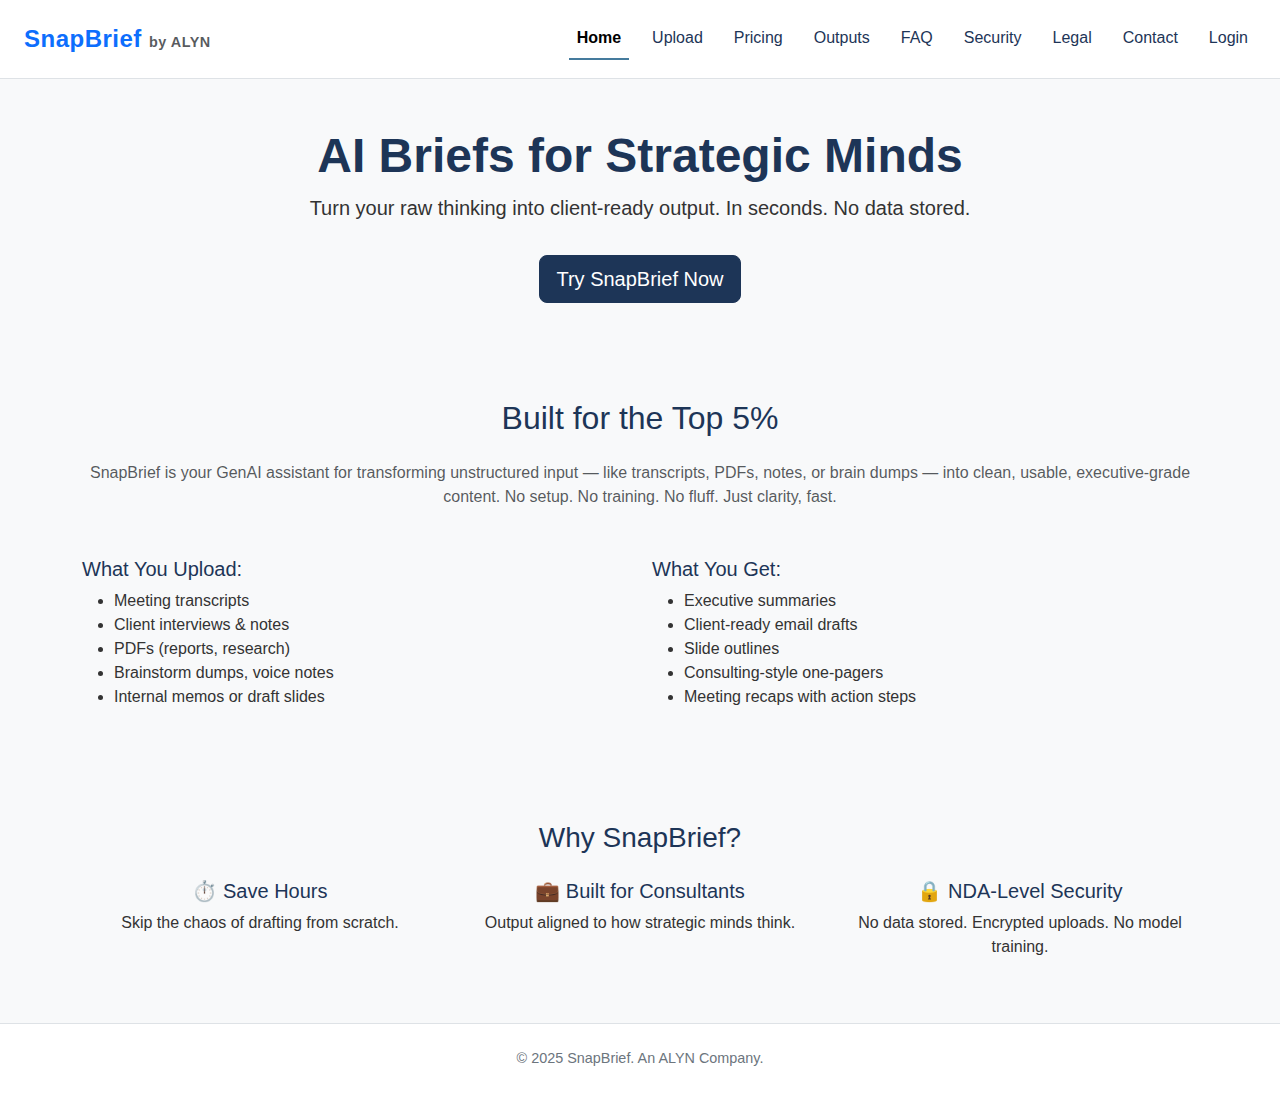
<file: index.html>
<!DOCTYPE html>
<html lang="en">
<head>
  <meta charset="UTF-8">
  <meta name="viewport" content="width=device-width, initial-scale=1.0">
  <title>SnapBrief by ALYN</title>
  <link href="https://cdn.jsdelivr.net/npm/bootstrap@5.3.6/dist/css/bootstrap.min.css" rel="stylesheet">
  <link rel="stylesheet" href="style.css">
</head>
<body>
  <nav class="navbar navbar-expand-lg navbar-light bg-white border-bottom px-4 py-3">
    <a class="navbar-brand fw-bold fs-4 text-primary" href="index.html">
      SnapBrief <small class="text-muted" style="font-size: 0.6em;">by ALYN</small>
    </a>
    <div class="collapse navbar-collapse" id="navbarNav">
      <ul class="navbar-nav ms-auto">
        <li class="nav-item"><a class="nav-link active" href="index.html">Home</a></li>
        <li class="nav-item"><a class="nav-link" href="upload.html">Upload</a></li>
        <li class="nav-item"><a class="nav-link" href="pricing.html">Pricing</a></li>
        <li class="nav-item"><a class="nav-link" href="outputs.html">Outputs</a></li>
        <li class="nav-item"><a class="nav-link" href="faq.html">FAQ</a></li>
        <li class="nav-item"><a class="nav-link" href="security.html">Security</a></li>
        <li class="nav-item"><a class="nav-link" href="legal.html">Legal</a></li>
        <li class="nav-item"><a class="nav-link" href="contact.html">Contact</a></li>
        <li class="nav-item"><a class="nav-link" href="login.html">Login</a></li>
      </ul>
    </div>
  </nav>

  <header class="text-center py-5 bg-light">
    <div class="container">
      <h1 class="display-5 fw-bold">AI Briefs for Strategic Minds</h1>
      <p class="lead">Turn your raw thinking into client-ready output. In seconds. No data stored.</p>
      <a href="upload.html" class="btn btn-primary btn-lg mt-3">Try SnapBrief Now</a>
    </div>
  </header>

  <section class="container py-5">
    <h2 class="text-center mb-4">Built for the Top 5%</h2>
    <p class="text-center text-muted">SnapBrief is your GenAI assistant for transforming unstructured input — like transcripts, PDFs, notes, or brain dumps — into clean, usable, executive-grade content. No setup. No training. No fluff. Just clarity, fast.</p>

    <div class="row mt-5">
      <div class="col-md-6">
        <h5>What You Upload:</h5>
        <ul>
          <li>Meeting transcripts</li>
          <li>Client interviews & notes</li>
          <li>PDFs (reports, research)</li>
          <li>Brainstorm dumps, voice notes</li>
          <li>Internal memos or draft slides</li>
        </ul>
      </div>
      <div class="col-md-6">
        <h5>What You Get:</h5>
        <ul>
          <li>Executive summaries</li>
          <li>Client-ready email drafts</li>
          <li>Slide outlines</li>
          <li>Consulting-style one-pagers</li>
          <li>Meeting recaps with action steps</li>
        </ul>
      </div>
    </div>
  </section>

  <section class="bg-light py-5">
    <div class="container">
      <h3 class="text-center mb-4">Why SnapBrief?</h3>
      <div class="row text-center">
        <div class="col-md-4">
          <h5>⏱️ Save Hours</h5>
          <p>Skip the chaos of drafting from scratch.</p>
        </div>
        <div class="col-md-4">
          <h5>💼 Built for Consultants</h5>
          <p>Output aligned to how strategic minds think.</p>
        </div>
        <div class="col-md-4">
          <h5>🔒 NDA-Level Security</h5>
          <p>No data stored. Encrypted uploads. No model training.</p>
        </div>
      </div>
    </div>
  </section>

  <footer class="text-center py-4 bg-white border-top">
    <p class="mb-1">&copy; 2025 SnapBrief. An ALYN Company.</p>
  </footer>

  <script src="https://cdn.jsdelivr.net/npm/bootstrap@5.3.6/dist/js/bootstrap.bundle.min.js"></script>
</body>
</html>
</file>
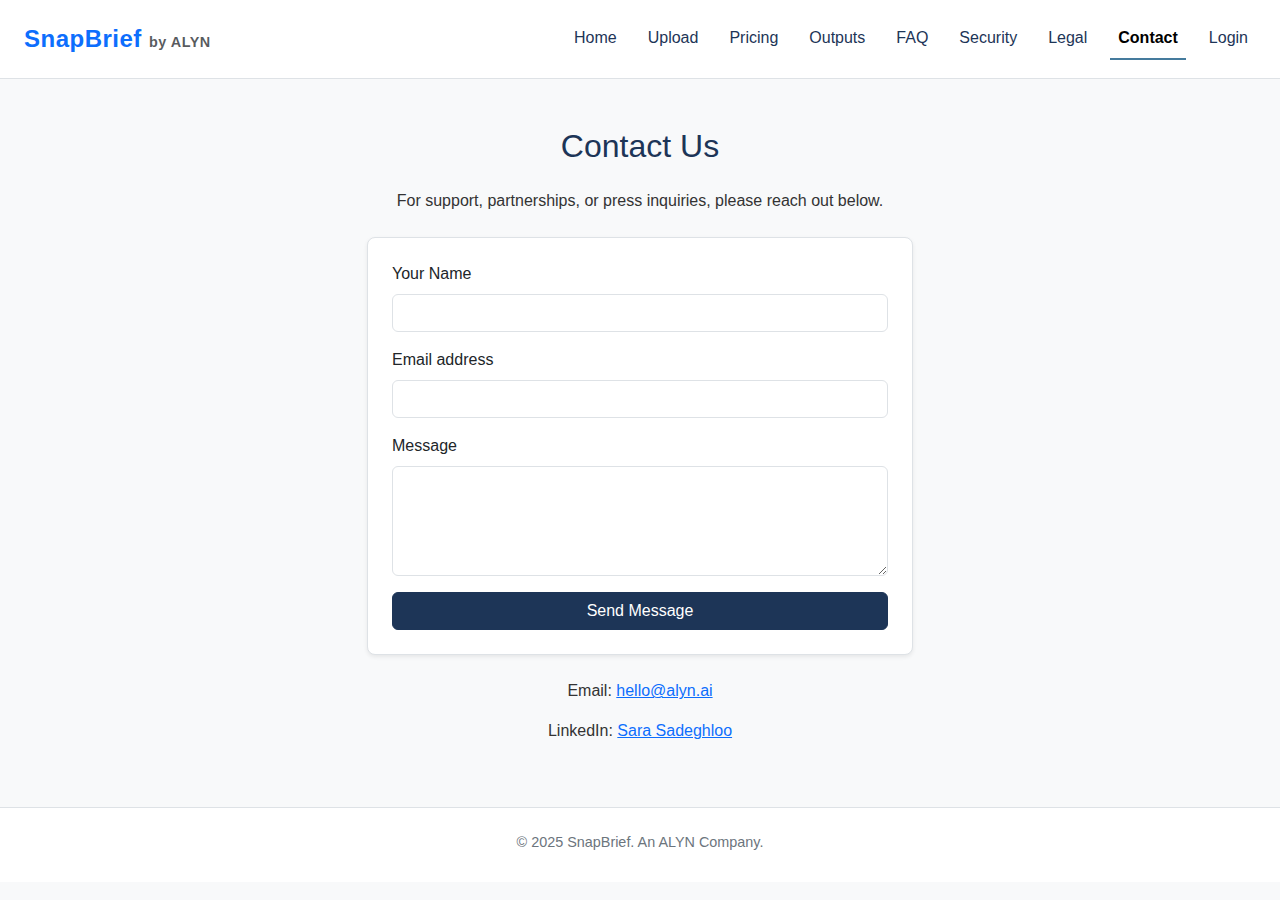
<file: contact.html>
<!DOCTYPE html>
<html lang="en">
<head>
  <meta charset="UTF-8">
  <meta name="viewport" content="width=device-width, initial-scale=1.0">
  <title>Contact | SnapBrief</title>
  <link href="https://cdn.jsdelivr.net/npm/bootstrap@5.3.6/dist/css/bootstrap.min.css" rel="stylesheet">
  <link rel="stylesheet" href="style.css">
</head>
<body>
  <nav class="navbar navbar-expand-lg navbar-light bg-white border-bottom px-4 py-3">
    <a class="navbar-brand fw-bold fs-4 text-primary" href="index.html">
      SnapBrief <small class="text-muted" style="font-size: 0.6em;">by ALYN</small>
    </a>
    <div class="collapse navbar-collapse" id="navbarNav">
      <ul class="navbar-nav ms-auto">
        <li class="nav-item"><a class="nav-link" href="index.html">Home</a></li>
        <li class="nav-item"><a class="nav-link" href="upload.html">Upload</a></li>
        <li class="nav-item"><a class="nav-link" href="pricing.html">Pricing</a></li>
        <li class="nav-item"><a class="nav-link" href="outputs.html">Outputs</a></li>
        <li class="nav-item"><a class="nav-link" href="faq.html">FAQ</a></li>
        <li class="nav-item"><a class="nav-link" href="security.html">Security</a></li>
        <li class="nav-item"><a class="nav-link" href="legal.html">Legal</a></li>
        <li class="nav-item"><a class="nav-link active" href="contact.html">Contact</a></li>
        <li class="nav-item"><a class="nav-link" href="login.html">Login</a></li>
      </ul>
    </div>
  </nav>

  <section class="container py-5">
    <h2 class="text-center mb-4">Contact Us</h2>
    <p class="text-center">For support, partnerships, or press inquiries, please reach out below.</p>

    <div class="row justify-content-center mt-4">
      <div class="col-md-6">
        <div class="card p-4 shadow-sm">
          <form>
            <div class="mb-3">
              <label for="name" class="form-label">Your Name</label>
              <input type="text" class="form-control" id="name" required>
            </div>
            <div class="mb-3">
              <label for="email" class="form-label">Email address</label>
              <input type="email" class="form-control" id="email" required>
            </div>
            <div class="mb-3">
              <label for="message" class="form-label">Message</label>
              <textarea class="form-control" id="message" rows="4" required></textarea>
            </div>
            <button type="submit" class="btn btn-primary w-100">Send Message</button>
          </form>
        </div>

        <div class="text-center mt-4">
          <p>Email: <a href="mailto:hello@alyn.ai">hello@alyn.ai</a></p>
          <p>LinkedIn: <a href="https://www.linkedin.com/in/sara-sadeghloo-2a4909165" target="_blank">Sara Sadeghloo</a></p>
        </div>
      </div>
    </div>
  </section>

  <footer class="text-center py-4 bg-white border-top">
    <p class="mb-1">&copy; 2025 SnapBrief. An ALYN Company.</p>
  </footer>

  <script src="https://cdn.jsdelivr.net/npm/bootstrap@5.3.6/dist/js/bootstrap.bundle.min.js"></script>
</body>
</html>
</file>
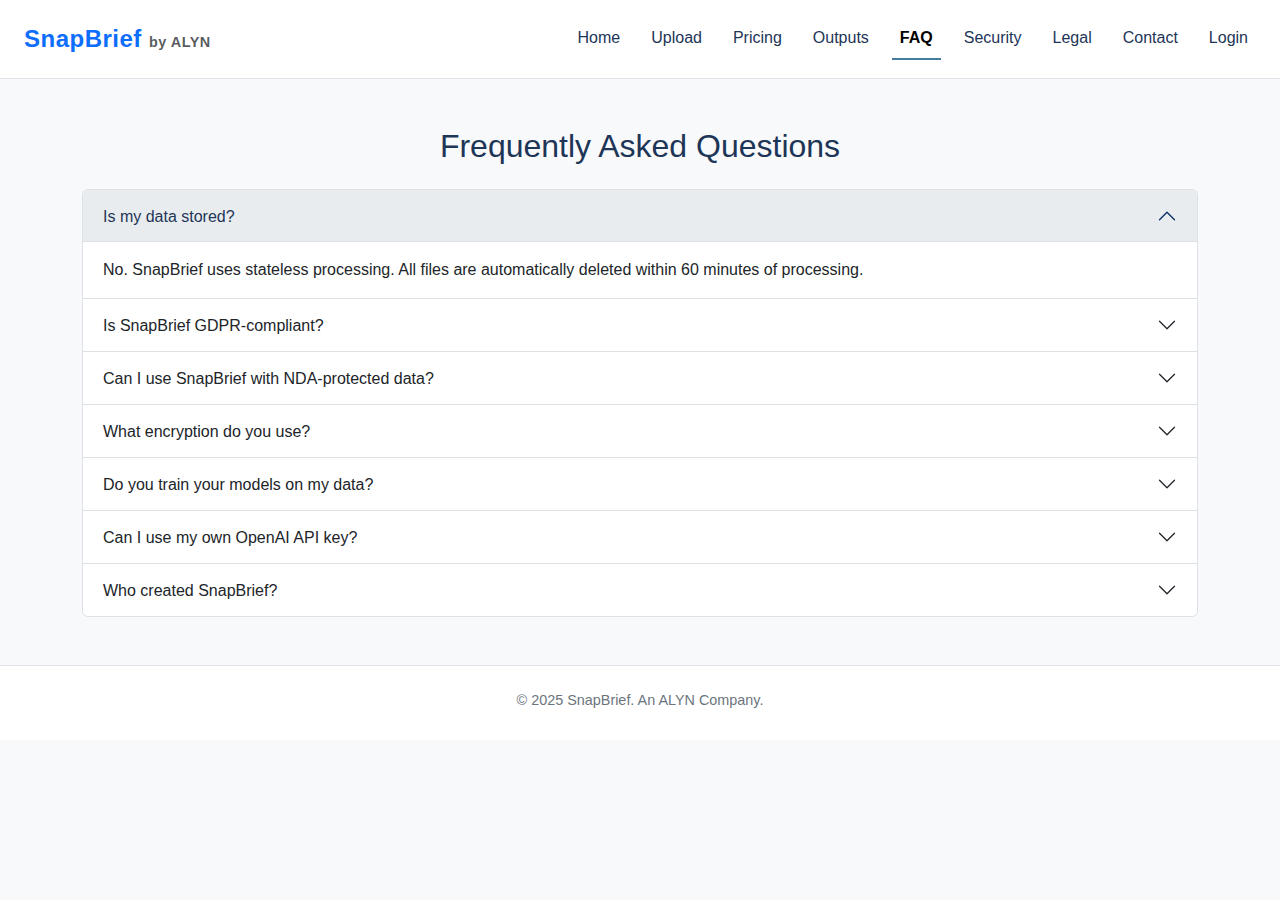
<file: faq.html>
<!DOCTYPE html>
<html lang="en">
<head>
  <meta charset="UTF-8">
  <meta name="viewport" content="width=device-width, initial-scale=1.0">
  <title>FAQ | SnapBrief</title>
  <link href="https://cdn.jsdelivr.net/npm/bootstrap@5.3.6/dist/css/bootstrap.min.css" rel="stylesheet">
  <link rel="stylesheet" href="style.css">
</head>
<body>
  <nav class="navbar navbar-expand-lg navbar-light bg-white border-bottom px-4 py-3">
    <a class="navbar-brand fw-bold fs-4 text-primary" href="index.html">
      SnapBrief <small class="text-muted" style="font-size: 0.6em;">by ALYN</small>
    </a>
    <div class="collapse navbar-collapse" id="navbarNav">
      <ul class="navbar-nav ms-auto">
        <li class="nav-item"><a class="nav-link" href="index.html">Home</a></li>
        <li class="nav-item"><a class="nav-link" href="upload.html">Upload</a></li>
        <li class="nav-item"><a class="nav-link" href="pricing.html">Pricing</a></li>
        <li class="nav-item"><a class="nav-link" href="outputs.html">Outputs</a></li>
        <li class="nav-item"><a class="nav-link active" href="faq.html">FAQ</a></li>
        <li class="nav-item"><a class="nav-link" href="security.html">Security</a></li>
        <li class="nav-item"><a class="nav-link" href="legal.html">Legal</a></li>
        <li class="nav-item"><a class="nav-link" href="contact.html">Contact</a></li>
        <li class="nav-item"><a class="nav-link" href="login.html">Login</a></li>
      </ul>
    </div>
  </nav>

  <section class="container py-5">
    <h2 class="text-center mb-4">Frequently Asked Questions</h2>
    <div class="accordion" id="faqAccordion">

      <div class="accordion-item">
        <h2 class="accordion-header" id="heading1">
          <button class="accordion-button" type="button" data-bs-toggle="collapse" data-bs-target="#collapse1">
            Is my data stored?
          </button>
        </h2>
        <div id="collapse1" class="accordion-collapse collapse show" data-bs-parent="#faqAccordion">
          <div class="accordion-body">
            No. SnapBrief uses stateless processing. All files are automatically deleted within 60 minutes of processing.
          </div>
        </div>
      </div>

      <div class="accordion-item">
        <h2 class="accordion-header" id="heading2">
          <button class="accordion-button collapsed" type="button" data-bs-toggle="collapse" data-bs-target="#collapse2">
            Is SnapBrief GDPR-compliant?
          </button>
        </h2>
        <div id="collapse2" class="accordion-collapse collapse" data-bs-parent="#faqAccordion">
          <div class="accordion-body">
            Yes. We are GDPR-compliant and offer a Data Processing Agreement (DPA) for enterprise users.
          </div>
        </div>
      </div>

      <div class="accordion-item">
        <h2 class="accordion-header" id="heading3">
          <button class="accordion-button collapsed" type="button" data-bs-toggle="collapse" data-bs-target="#collapse3">
            Can I use SnapBrief with NDA-protected data?
          </button>
        </h2>
        <div id="collapse3" class="accordion-collapse collapse" data-bs-parent="#faqAccordion">
          <div class="accordion-body">
            Yes. SnapBrief is built specifically for professionals with NDA-sensitive information. We do not store or use your data in any way.
          </div>
        </div>
      </div>

      <div class="accordion-item">
        <h2 class="accordion-header" id="heading4">
          <button class="accordion-button collapsed" type="button" data-bs-toggle="collapse" data-bs-target="#collapse4">
            What encryption do you use?
          </button>
        </h2>
        <div id="collapse4" class="accordion-collapse collapse" data-bs-parent="#faqAccordion">
          <div class="accordion-body">
            All file transfers are encrypted in transit (TLS 1.2+) and temporary storage is encrypted at rest (e.g., AWS S3).
          </div>
        </div>
      </div>

      <div class="accordion-item">
        <h2 class="accordion-header" id="heading5">
          <button class="accordion-button collapsed" type="button" data-bs-toggle="collapse" data-bs-target="#collapse5">
            Do you train your models on my data?
          </button>
        </h2>
        <div id="collapse5" class="accordion-collapse collapse" data-bs-parent="#faqAccordion">
          <div class="accordion-body">
            No. SnapBrief uses OpenAI’s enterprise-level API with zero data logging or training.
          </div>
        </div>
      </div>

      <div class="accordion-item">
        <h2 class="accordion-header" id="heading6">
          <button class="accordion-button collapsed" type="button" data-bs-toggle="collapse" data-bs-target="#collapse6">
            Can I use my own OpenAI API key?
          </button>
        </h2>
        <div id="collapse6" class="accordion-collapse collapse" data-bs-parent="#faqAccordion">
          <div class="accordion-body">
            Yes. SnapBrief supports BYOLLM. You can route data through your own OpenAI key if needed.
          </div>
        </div>
      </div>

      <div class="accordion-item">
        <h2 class="accordion-header" id="heading7">
          <button class="accordion-button collapsed" type="button" data-bs-toggle="collapse" data-bs-target="#collapse7">
            Who created SnapBrief?
          </button>
        </h2>
        <div id="collapse7" class="accordion-collapse collapse" data-bs-parent="#faqAccordion">
          <div class="accordion-body">
            SnapBrief was created by <strong>Sara Sadeghloo</strong> under the brand ALYN — focused on high-performance tools and clarity-first workflows.
          </div>
        </div>
      </div>

    </div>
  </section>

  <footer class="text-center py-4 bg-white border-top">
    <p class="mb-1">&copy; 2025 SnapBrief. An ALYN Company.</p>
  </footer>

  <script src="https://cdn.jsdelivr.net/npm/bootstrap@5.3.6/dist/js/bootstrap.bundle.min.js"></script>
</body>
</html>
</file>
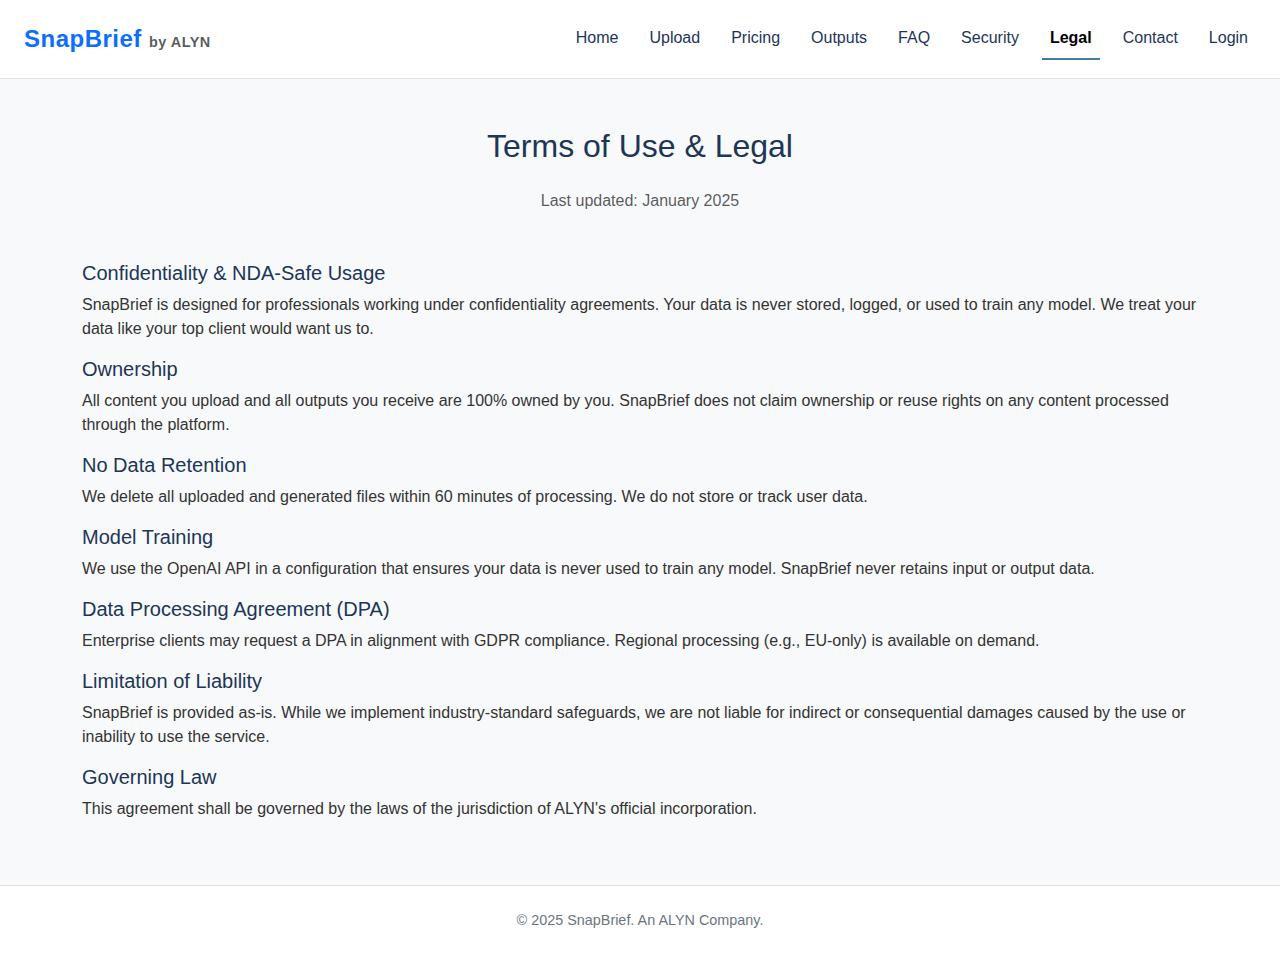
<file: legal.html>
<!DOCTYPE html>
<html lang="en">
<head>
  <meta charset="UTF-8">
  <meta name="viewport" content="width=device-width, initial-scale=1.0">
  <title>Legal | SnapBrief</title>
  <link href="https://cdn.jsdelivr.net/npm/bootstrap@5.3.6/dist/css/bootstrap.min.css" rel="stylesheet">
  <link rel="stylesheet" href="style.css">
</head>
<body>
  <nav class="navbar navbar-expand-lg navbar-light bg-white border-bottom px-4 py-3">
    <a class="navbar-brand fw-bold fs-4 text-primary" href="index.html">
      SnapBrief <small class="text-muted" style="font-size: 0.6em;">by ALYN</small>
    </a>
    <div class="collapse navbar-collapse" id="navbarNav">
      <ul class="navbar-nav ms-auto">
        <li class="nav-item"><a class="nav-link" href="index.html">Home</a></li>
        <li class="nav-item"><a class="nav-link" href="upload.html">Upload</a></li>
        <li class="nav-item"><a class="nav-link" href="pricing.html">Pricing</a></li>
        <li class="nav-item"><a class="nav-link" href="outputs.html">Outputs</a></li>
        <li class="nav-item"><a class="nav-link" href="faq.html">FAQ</a></li>
        <li class="nav-item"><a class="nav-link" href="security.html">Security</a></li>
        <li class="nav-item"><a class="nav-link active" href="legal.html">Legal</a></li>
        <li class="nav-item"><a class="nav-link" href="contact.html">Contact</a></li>
        <li class="nav-item"><a class="nav-link" href="login.html">Login</a></li>
      </ul>
    </div>
  </nav>

  <section class="container py-5">
    <h2 class="text-center mb-4">Terms of Use & Legal</h2>
    <p class="text-muted text-center mb-5">Last updated: January 2025</p>

    <h5>Confidentiality & NDA-Safe Usage</h5>
    <p>SnapBrief is designed for professionals working under confidentiality agreements. Your data is never stored, logged, or used to train any model. We treat your data like your top client would want us to.</p>

    <h5>Ownership</h5>
    <p>All content you upload and all outputs you receive are 100% owned by you. SnapBrief does not claim ownership or reuse rights on any content processed through the platform.</p>

    <h5>No Data Retention</h5>
    <p>We delete all uploaded and generated files within 60 minutes of processing. We do not store or track user data.</p>

    <h5>Model Training</h5>
    <p>We use the OpenAI API in a configuration that ensures your data is never used to train any model. SnapBrief never retains input or output data.</p>

    <h5>Data Processing Agreement (DPA)</h5>
    <p>Enterprise clients may request a DPA in alignment with GDPR compliance. Regional processing (e.g., EU-only) is available on demand.</p>

    <h5>Limitation of Liability</h5>
    <p>SnapBrief is provided as-is. While we implement industry-standard safeguards, we are not liable for indirect or consequential damages caused by the use or inability to use the service.</p>

    <h5>Governing Law</h5>
    <p>This agreement shall be governed by the laws of the jurisdiction of ALYN's official incorporation.</p>
  </section>

  <footer class="text-center py-4 bg-white border-top">
    <p class="mb-1">&copy; 2025 SnapBrief. An ALYN Company.</p>
  </footer>

  <script src="https://cdn.jsdelivr.net/npm/bootstrap@5.3.6/dist/js/bootstrap.bundle.min.js"></script>
</body>
</html>
</file>
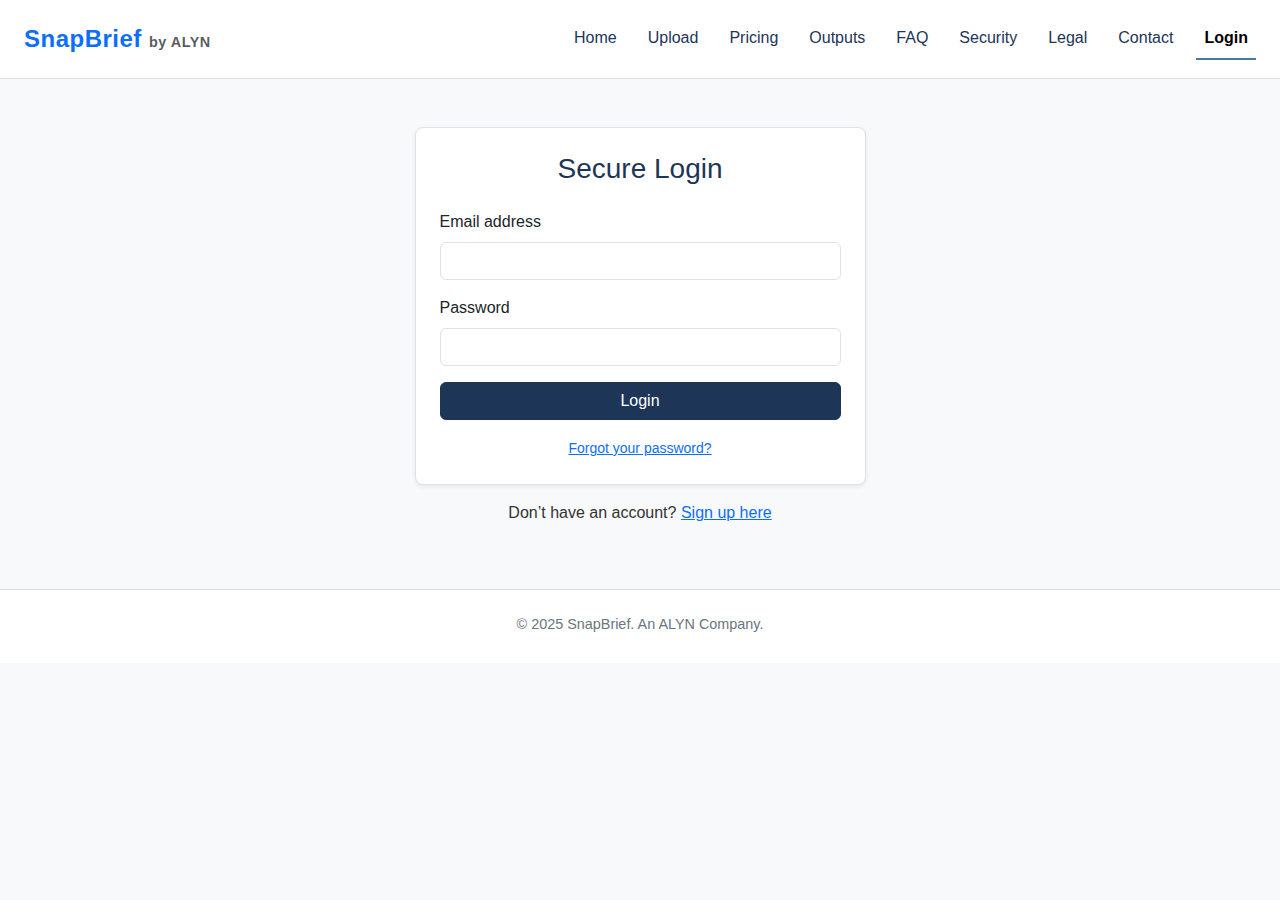
<file: login.html>
<!DOCTYPE html>
<html lang="en">
<head>
  <meta charset="UTF-8">
  <meta name="viewport" content="width=device-width, initial-scale=1.0">
  <title>Login | SnapBrief</title>
  <link href="https://cdn.jsdelivr.net/npm/bootstrap@5.3.6/dist/css/bootstrap.min.css" rel="stylesheet">
  <link rel="stylesheet" href="style.css">
</head>
<body>
  <nav class="navbar navbar-expand-lg navbar-light bg-white border-bottom px-4 py-3">
    <a class="navbar-brand fw-bold fs-4 text-primary" href="index.html">
      SnapBrief <small class="text-muted" style="font-size: 0.6em;">by ALYN</small>
    </a>
    <div class="collapse navbar-collapse" id="navbarNav">
      <ul class="navbar-nav ms-auto">
        <li class="nav-item"><a class="nav-link" href="index.html">Home</a></li>
        <li class="nav-item"><a class="nav-link" href="upload.html">Upload</a></li>
        <li class="nav-item"><a class="nav-link" href="pricing.html">Pricing</a></li>
        <li class="nav-item"><a class="nav-link" href="outputs.html">Outputs</a></li>
        <li class="nav-item"><a class="nav-link" href="faq.html">FAQ</a></li>
        <li class="nav-item"><a class="nav-link" href="security.html">Security</a></li>
        <li class="nav-item"><a class="nav-link" href="legal.html">Legal</a></li>
        <li class="nav-item"><a class="nav-link" href="contact.html">Contact</a></li>
        <li class="nav-item"><a class="nav-link active" href="login.html">Login</a></li>
      </ul>
    </div>
  </nav>

  <section class="container py-5">
    <div class="row justify-content-center">
      <div class="col-md-5">
        <div class="card shadow-sm p-4">
          <h3 class="text-center mb-4">Secure Login</h3>
          <form>
            <div class="mb-3">
              <label for="email" class="form-label">Email address</label>
              <input type="email" class="form-control" id="email" required>
            </div>
            <div class="mb-3">
              <label for="password" class="form-label">Password</label>
              <input type="password" class="form-control" id="password" required>
            </div>
            <button type="submit" class="btn btn-primary w-100">Login</button>
            <div class="text-center mt-3">
              <small><a href="#">Forgot your password?</a></small>
            </div>
          </form>
        </div>
        <p class="text-center mt-3">Don’t have an account? <a href="#">Sign up here</a></p>
      </div>
    </div>
  </section>

  <footer class="text-center py-4 bg-white border-top">
    <p class="mb-1">&copy; 2025 SnapBrief. An ALYN Company.</p>
  </footer>

  <script src="https://cdn.jsdelivr.net/npm/bootstrap@5.3.6/dist/js/bootstrap.bundle.min.js"></script>
</body>
</html>
</file>
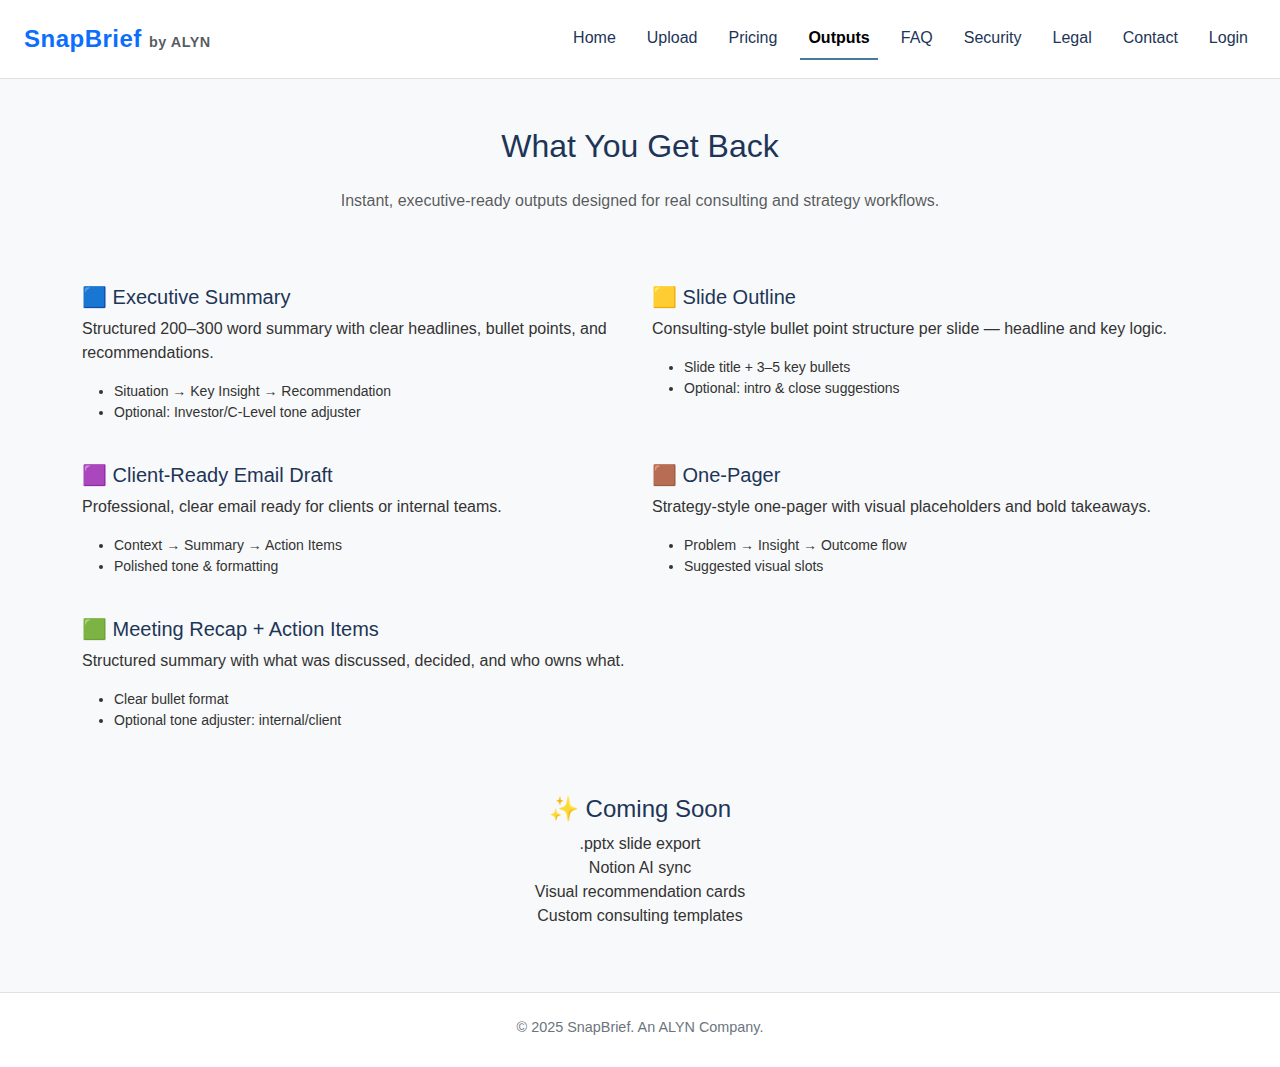
<file: outputs.html>
<!DOCTYPE html>
<html lang="en">
<head>
  <meta charset="UTF-8">
  <meta name="viewport" content="width=device-width, initial-scale=1.0">
  <title>Outputs | SnapBrief</title>
  <link href="https://cdn.jsdelivr.net/npm/bootstrap@5.3.6/dist/css/bootstrap.min.css" rel="stylesheet">
  <link rel="stylesheet" href="style.css">
</head>
<body>
  <nav class="navbar navbar-expand-lg navbar-light bg-white border-bottom px-4 py-3">
    <a class="navbar-brand fw-bold fs-4 text-primary" href="index.html">
      SnapBrief <small class="text-muted" style="font-size: 0.6em;">by ALYN</small>
    </a>
    <div class="collapse navbar-collapse" id="navbarNav">
      <ul class="navbar-nav ms-auto">
        <li class="nav-item"><a class="nav-link" href="index.html">Home</a></li>
        <li class="nav-item"><a class="nav-link" href="upload.html">Upload</a></li>
        <li class="nav-item"><a class="nav-link" href="pricing.html">Pricing</a></li>
        <li class="nav-item"><a class="nav-link active" href="outputs.html">Outputs</a></li>
        <li class="nav-item"><a class="nav-link" href="faq.html">FAQ</a></li>
        <li class="nav-item"><a class="nav-link" href="security.html">Security</a></li>
        <li class="nav-item"><a class="nav-link" href="legal.html">Legal</a></li>
        <li class="nav-item"><a class="nav-link" href="contact.html">Contact</a></li>
        <li class="nav-item"><a class="nav-link" href="login.html">Login</a></li>
      </ul>
    </div>
  </nav>

  <section class="container py-5">
    <h2 class="text-center mb-4">What You Get Back</h2>
    <p class="text-center text-muted">Instant, executive-ready outputs designed for real consulting and strategy workflows.</p>

    <div class="row mt-5 g-4">
      <div class="col-md-6">
        <h5>🟦 Executive Summary</h5>
        <p>Structured 200–300 word summary with clear headlines, bullet points, and recommendations.</p>
        <ul class="small">
          <li>Situation → Key Insight → Recommendation</li>
          <li>Optional: Investor/C-Level tone adjuster</li>
        </ul>
      </div>
      <div class="col-md-6">
        <h5>🟨 Slide Outline</h5>
        <p>Consulting-style bullet point structure per slide — headline and key logic.</p>
        <ul class="small">
          <li>Slide title + 3–5 key bullets</li>
          <li>Optional: intro & close suggestions</li>
        </ul>
      </div>

      <div class="col-md-6">
        <h5>🟪 Client-Ready Email Draft</h5>
        <p>Professional, clear email ready for clients or internal teams.</p>
        <ul class="small">
          <li>Context → Summary → Action Items</li>
          <li>Polished tone & formatting</li>
        </ul>
      </div>
      <div class="col-md-6">
        <h5>🟫 One-Pager</h5>
        <p>Strategy-style one-pager with visual placeholders and bold takeaways.</p>
        <ul class="small">
          <li>Problem → Insight → Outcome flow</li>
          <li>Suggested visual slots</li>
        </ul>
      </div>

      <div class="col-md-6">
        <h5>🟩 Meeting Recap + Action Items</h5>
        <p>Structured summary with what was discussed, decided, and who owns what.</p>
        <ul class="small">
          <li>Clear bullet format</li>
          <li>Optional tone adjuster: internal/client</li>
        </ul>
      </div>
    </div>

    <div class="mt-5">
      <h4 class="text-center">✨ Coming Soon</h4>
      <ul class="text-center list-unstyled">
        <li>.pptx slide export</li>
        <li>Notion AI sync</li>
        <li>Visual recommendation cards</li>
        <li>Custom consulting templates</li>
      </ul>
    </div>
  </section>

  <footer class="text-center py-4 bg-white border-top">
    <p class="mb-1">&copy; 2025 SnapBrief. An ALYN Company.</p>
  </footer>

  <script src="https://cdn.jsdelivr.net/npm/bootstrap@5.3.6/dist/js/bootstrap.bundle.min.js"></script>
</body>
</html>
</file>
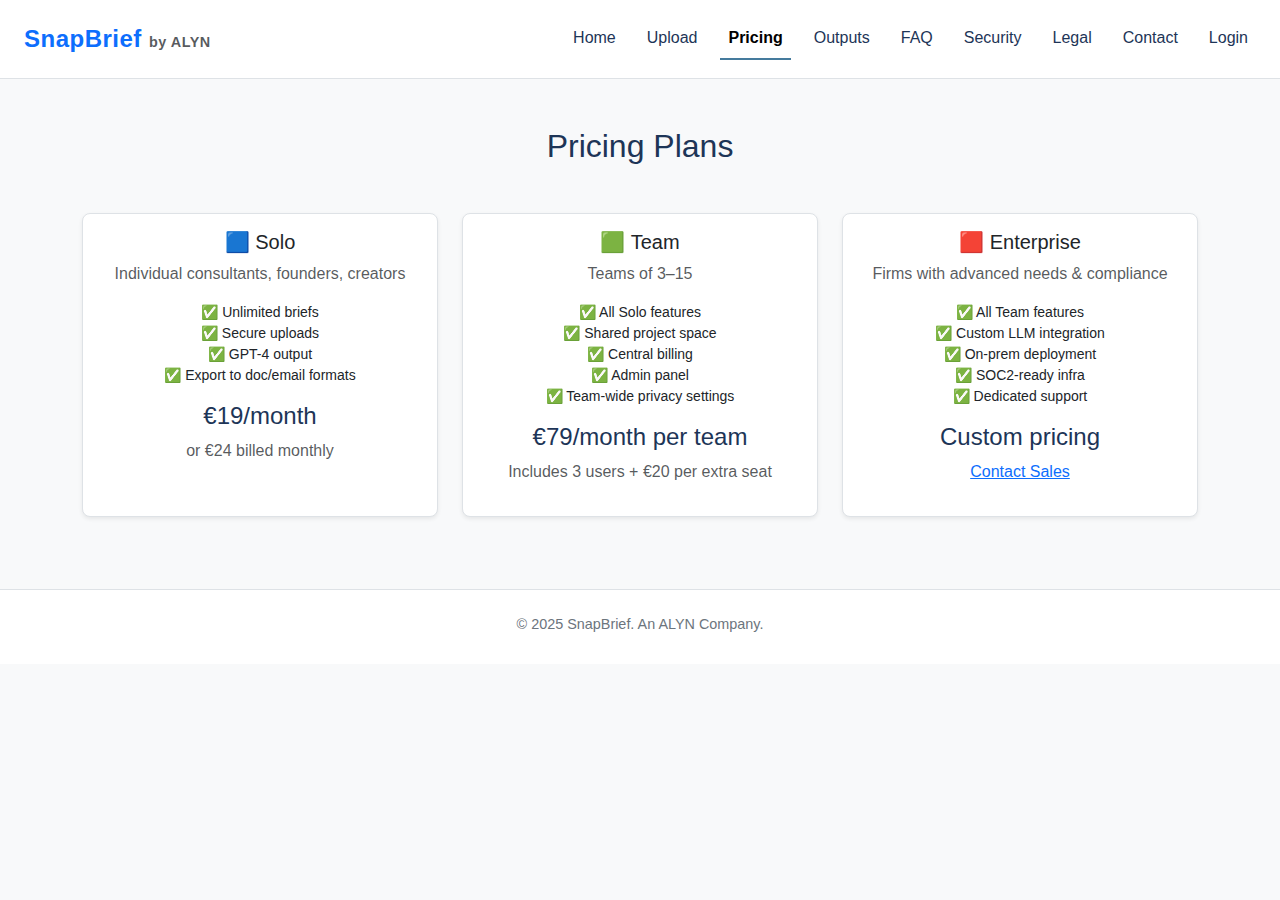
<file: pricing.html>
<!DOCTYPE html>
<html lang="en">
<head>
  <meta charset="UTF-8">
  <meta name="viewport" content="width=device-width, initial-scale=1.0">
  <title>Pricing | SnapBrief</title>
  <link href="https://cdn.jsdelivr.net/npm/bootstrap@5.3.6/dist/css/bootstrap.min.css" rel="stylesheet">
  <link rel="stylesheet" href="style.css">
</head>
<body>
  <nav class="navbar navbar-expand-lg navbar-light bg-white border-bottom px-4 py-3">
    <a class="navbar-brand fw-bold fs-4 text-primary" href="index.html">
      SnapBrief <small class="text-muted" style="font-size: 0.6em;">by ALYN</small>
    </a>
    <div class="collapse navbar-collapse" id="navbarNav">
      <ul class="navbar-nav ms-auto">
        <li class="nav-item"><a class="nav-link" href="index.html">Home</a></li>
        <li class="nav-item"><a class="nav-link" href="upload.html">Upload</a></li>
        <li class="nav-item"><a class="nav-link active" href="pricing.html">Pricing</a></li>
        <li class="nav-item"><a class="nav-link" href="outputs.html">Outputs</a></li>
        <li class="nav-item"><a class="nav-link" href="faq.html">FAQ</a></li>
        <li class="nav-item"><a class="nav-link" href="security.html">Security</a></li>
        <li class="nav-item"><a class="nav-link" href="legal.html">Legal</a></li>
        <li class="nav-item"><a class="nav-link" href="contact.html">Contact</a></li>
        <li class="nav-item"><a class="nav-link" href="login.html">Login</a></li>
      </ul>
    </div>
  </nav>

  <section class="container py-5">
    <h2 class="text-center mb-5">Pricing Plans</h2>
    <div class="row text-center">
      <div class="col-md-4 mb-4">
        <div class="card h-100 border shadow-sm">
          <div class="card-body">
            <h5 class="card-title">🟦 Solo</h5>
            <p class="text-muted">Individual consultants, founders, creators</p>
            <ul class="list-unstyled small">
              <li>✅ Unlimited briefs</li>
              <li>✅ Secure uploads</li>
              <li>✅ GPT-4 output</li>
              <li>✅ Export to doc/email formats</li>
            </ul>
            <h4 class="mt-3">€19/month</h4>
            <p class="text-muted">or €24 billed monthly</p>
          </div>
        </div>
      </div>

      <div class="col-md-4 mb-4">
        <div class="card h-100 border shadow-sm">
          <div class="card-body">
            <h5 class="card-title">🟩 Team</h5>
            <p class="text-muted">Teams of 3–15</p>
            <ul class="list-unstyled small">
              <li>✅ All Solo features</li>
              <li>✅ Shared project space</li>
              <li>✅ Central billing</li>
              <li>✅ Admin panel</li>
              <li>✅ Team-wide privacy settings</li>
            </ul>
            <h4 class="mt-3">€79/month per team</h4>
            <p class="text-muted">Includes 3 users + €20 per extra seat</p>
          </div>
        </div>
      </div>

      <div class="col-md-4 mb-4">
        <div class="card h-100 border shadow-sm">
          <div class="card-body">
            <h5 class="card-title">🟥 Enterprise</h5>
            <p class="text-muted">Firms with advanced needs & compliance</p>
            <ul class="list-unstyled small">
              <li>✅ All Team features</li>
              <li>✅ Custom LLM integration</li>
              <li>✅ On-prem deployment</li>
              <li>✅ SOC2-ready infra</li>
              <li>✅ Dedicated support</li>
            </ul>
            <h4 class="mt-3">Custom pricing</h4>
            <p><a href="contact.html">Contact Sales</a></p>
          </div>
        </div>
      </div>
    </div>
  </section>

  <footer class="text-center py-4 bg-white border-top">
    <p class="mb-1">&copy; 2025 SnapBrief. An ALYN Company.</p>
  </footer>

  <script src="https://cdn.jsdelivr.net/npm/bootstrap@5.3.6/dist/js/bootstrap.bundle.min.js"></script>
</body>
</html>
</file>
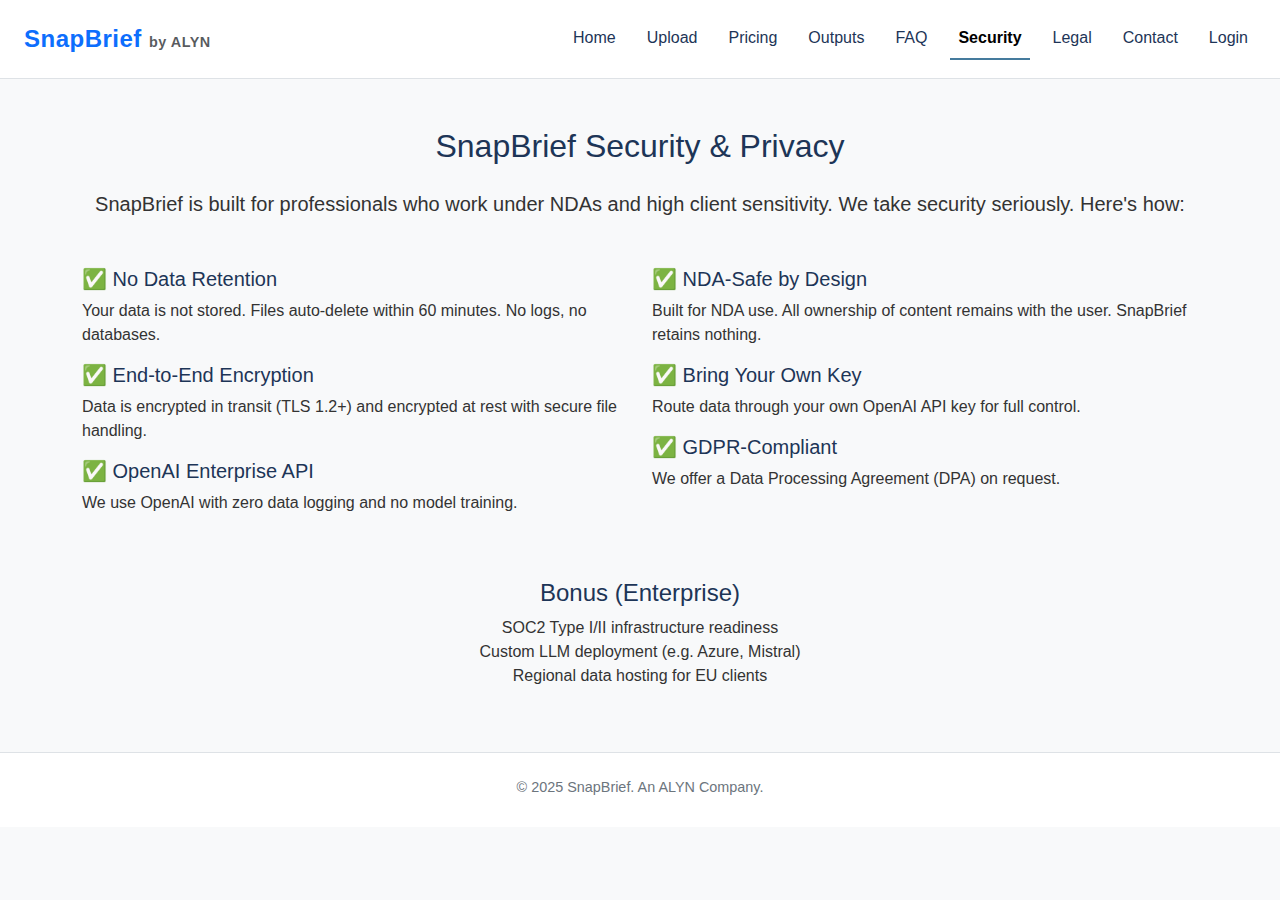
<file: security.html>
<!DOCTYPE html>
<html lang="en">
<head>
  <meta charset="UTF-8">
  <meta name="viewport" content="width=device-width, initial-scale=1.0">
  <title>Security & Privacy | SnapBrief</title>
  <link href="https://cdn.jsdelivr.net/npm/bootstrap@5.3.6/dist/css/bootstrap.min.css" rel="stylesheet">
  <link rel="stylesheet" href="style.css">
</head>
<body>
  <nav class="navbar navbar-expand-lg navbar-light bg-white border-bottom px-4 py-3">
    <a class="navbar-brand fw-bold fs-4 text-primary" href="index.html">
      SnapBrief <small class="text-muted" style="font-size: 0.6em;">by ALYN</small>
    </a>
    <div class="collapse navbar-collapse" id="navbarNav">
      <ul class="navbar-nav ms-auto">
        <li class="nav-item"><a class="nav-link" href="index.html">Home</a></li>
        <li class="nav-item"><a class="nav-link" href="upload.html">Upload</a></li>
        <li class="nav-item"><a class="nav-link" href="pricing.html">Pricing</a></li>
        <li class="nav-item"><a class="nav-link" href="outputs.html">Outputs</a></li>
        <li class="nav-item"><a class="nav-link" href="faq.html">FAQ</a></li>
        <li class="nav-item"><a class="nav-link active" href="security.html">Security</a></li>
        <li class="nav-item"><a class="nav-link" href="legal.html">Legal</a></li>
        <li class="nav-item"><a class="nav-link" href="contact.html">Contact</a></li>
        <li class="nav-item"><a class="nav-link" href="login.html">Login</a></li>
      </ul>
    </div>
  </nav>

  <section class="container py-5">
    <h2 class="text-center mb-4">SnapBrief Security & Privacy</h2>
    <p class="lead text-center">SnapBrief is built for professionals who work under NDAs and high client sensitivity. We take security seriously. Here's how:</p>

    <div class="row mt-5">
      <div class="col-md-6">
        <h5>✅ No Data Retention</h5>
        <p>Your data is not stored. Files auto-delete within 60 minutes. No logs, no databases.</p>

        <h5>✅ End-to-End Encryption</h5>
        <p>Data is encrypted in transit (TLS 1.2+) and encrypted at rest with secure file handling.</p>

        <h5>✅ OpenAI Enterprise API</h5>
        <p>We use OpenAI with zero data logging and no model training.</p>
      </div>

      <div class="col-md-6">
        <h5>✅ NDA-Safe by Design</h5>
        <p>Built for NDA use. All ownership of content remains with the user. SnapBrief retains nothing.</p>

        <h5>✅ Bring Your Own Key</h5>
        <p>Route data through your own OpenAI API key for full control.</p>

        <h5>✅ GDPR-Compliant</h5>
        <p>We offer a Data Processing Agreement (DPA) on request.</p>
      </div>
    </div>

    <div class="mt-5">
      <h4 class="text-center">Bonus (Enterprise)</h4>
      <ul class="text-center list-unstyled">
        <li>SOC2 Type I/II infrastructure readiness</li>
        <li>Custom LLM deployment (e.g. Azure, Mistral)</li>
        <li>Regional data hosting for EU clients</li>
      </ul>
    </div>
  </section>

  <footer class="text-center py-4 bg-white border-top">
    <p class="mb-1">&copy; 2025 SnapBrief. An ALYN Company.</p>
  </footer>

  <script src="https://cdn.jsdelivr.net/npm/bootstrap@5.3.6/dist/js/bootstrap.bundle.min.js"></script>
</body>
</html>
</file>
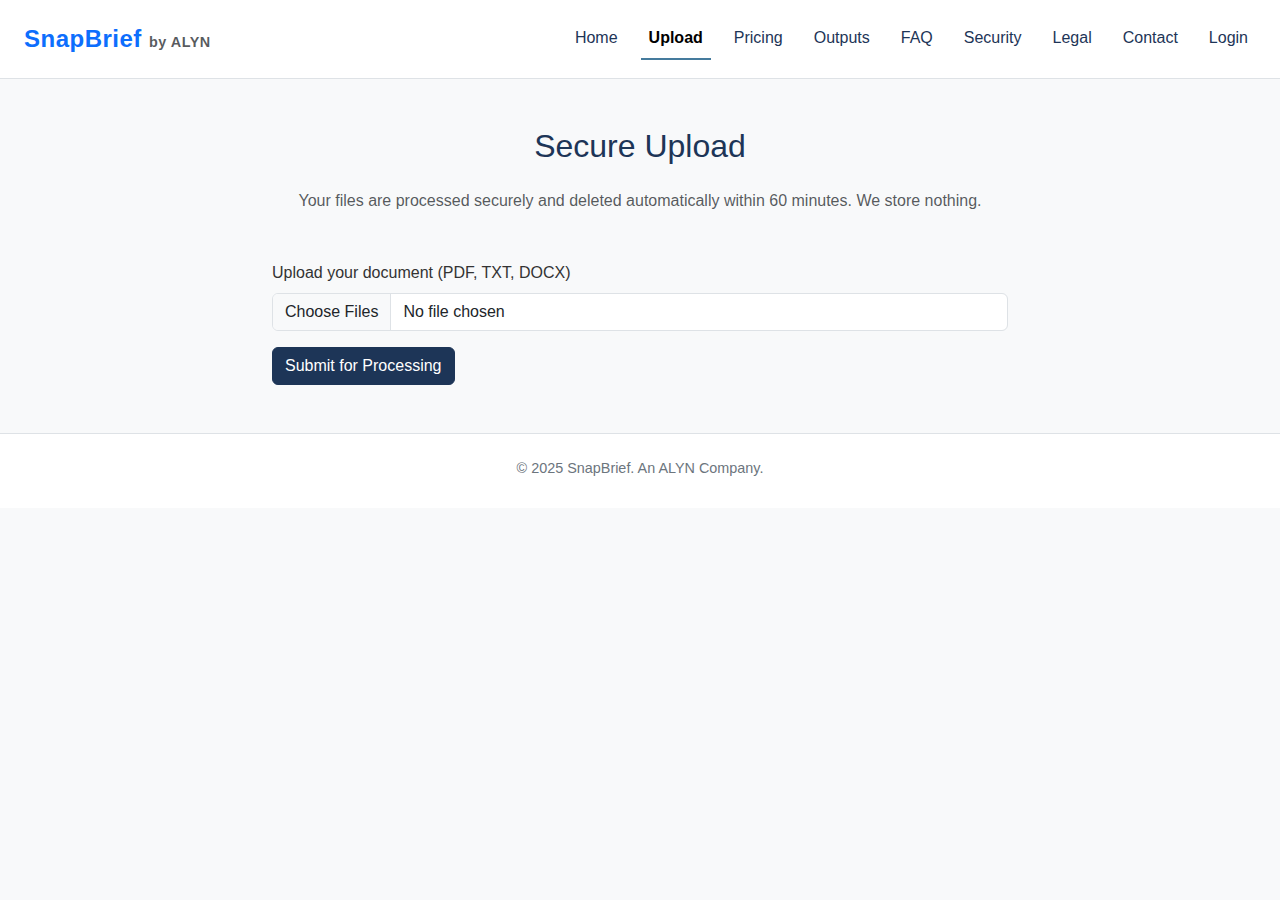
<file: upload.html>
<!DOCTYPE html>
<html lang="en">
<head>
  <meta charset="UTF-8">
  <meta name="viewport" content="width=device-width, initial-scale=1.0">
  <title>Upload | SnapBrief</title>
  <link href="https://cdn.jsdelivr.net/npm/bootstrap@5.3.6/dist/css/bootstrap.min.css" rel="stylesheet">
  <link rel="stylesheet" href="style.css">
</head>
<body>
  <nav class="navbar navbar-expand-lg navbar-light bg-white border-bottom px-4 py-3">
    <a class="navbar-brand fw-bold fs-4 text-primary" href="index.html">
      SnapBrief <small class="text-muted" style="font-size: 0.6em;">by ALYN</small>
    </a>
    <div class="collapse navbar-collapse" id="navbarNav">
      <ul class="navbar-nav ms-auto">
        <li class="nav-item"><a class="nav-link" href="index.html">Home</a></li>
        <li class="nav-item"><a class="nav-link active" href="upload.html">Upload</a></li>
        <li class="nav-item"><a class="nav-link" href="pricing.html">Pricing</a></li>
        <li class="nav-item"><a class="nav-link" href="outputs.html">Outputs</a></li>
        <li class="nav-item"><a class="nav-link" href="faq.html">FAQ</a></li>
        <li class="nav-item"><a class="nav-link" href="security.html">Security</a></li>
        <li class="nav-item"><a class="nav-link" href="legal.html">Legal</a></li>
        <li class="nav-item"><a class="nav-link" href="contact.html">Contact</a></li>
        <li class="nav-item"><a class="nav-link" href="login.html">Login</a></li>
      </ul>
    </div>
  </nav>

  <section class="container py-5">
    <h2 class="text-center mb-4">Secure Upload</h2>
    <p class="text-center text-muted mb-5">Your files are processed securely and deleted automatically within 60 minutes. We store nothing.</p>

    <div class="row justify-content-center">
      <div class="col-md-8">
        <form id="uploadForm">
          <div class="mb-3">
            <label for="fileUpload" class="form-label">Upload your document (PDF, TXT, DOCX)</label>
            <input class="form-control" type="file" id="fileUpload" multiple required />
          </div>
          <button type="submit" class="btn btn-primary">Submit for Processing</button>
        </form>
      </div>
    </div>
  </section>

  <footer class="text-center py-4 bg-white border-top">
    <p class="mb-1">&copy; 2025 SnapBrief. An ALYN Company.</p>
  </footer>

  <script src="https://cdn.jsdelivr.net/npm/bootstrap@5.3.6/dist/js/bootstrap.bundle.min.js"></script>
  <script src="script.js"></script>
</body>
</html>
</file>
<file: style.css>
body {
  font-family: 'Segoe UI', Tahoma, Geneva, Verdana, sans-serif;
  background-color: #f8f9fa;
  color: #333;
}

h1, h2, h3, h4, h5 {
  color: #1d3557;
}

.navbar-brand {
  font-weight: bold;
  letter-spacing: 0.5px;
}

.navbar-nav .nav-link {
  color: #1d3557;
  margin-left: 15px;
}

.navbar-nav .nav-link.active {
  font-weight: 600;
  border-bottom: 2px solid #457b9d;
}

.btn-primary {
  background-color: #1d3557;
  border-color: #1d3557;
}

.btn-primary:hover {
  background-color: #457b9d;
  border-color: #457b9d;
}

footer {
  background-color: #fff;
  color: #6c757d;
  font-size: 0.9em;
}

.accordion-button:not(.collapsed) {
  background-color: #e9ecef;
  color: #1d3557;
}

.accordion-button:focus {
  box-shadow: none;
  border-color: #1d3557;
}

.card {
  border: 1px solid #dee2e6;
  border-radius: 0.5rem;
  background-color: #ffffff;
}

.card h3 {
  color: #1d3557;
}
</file>
